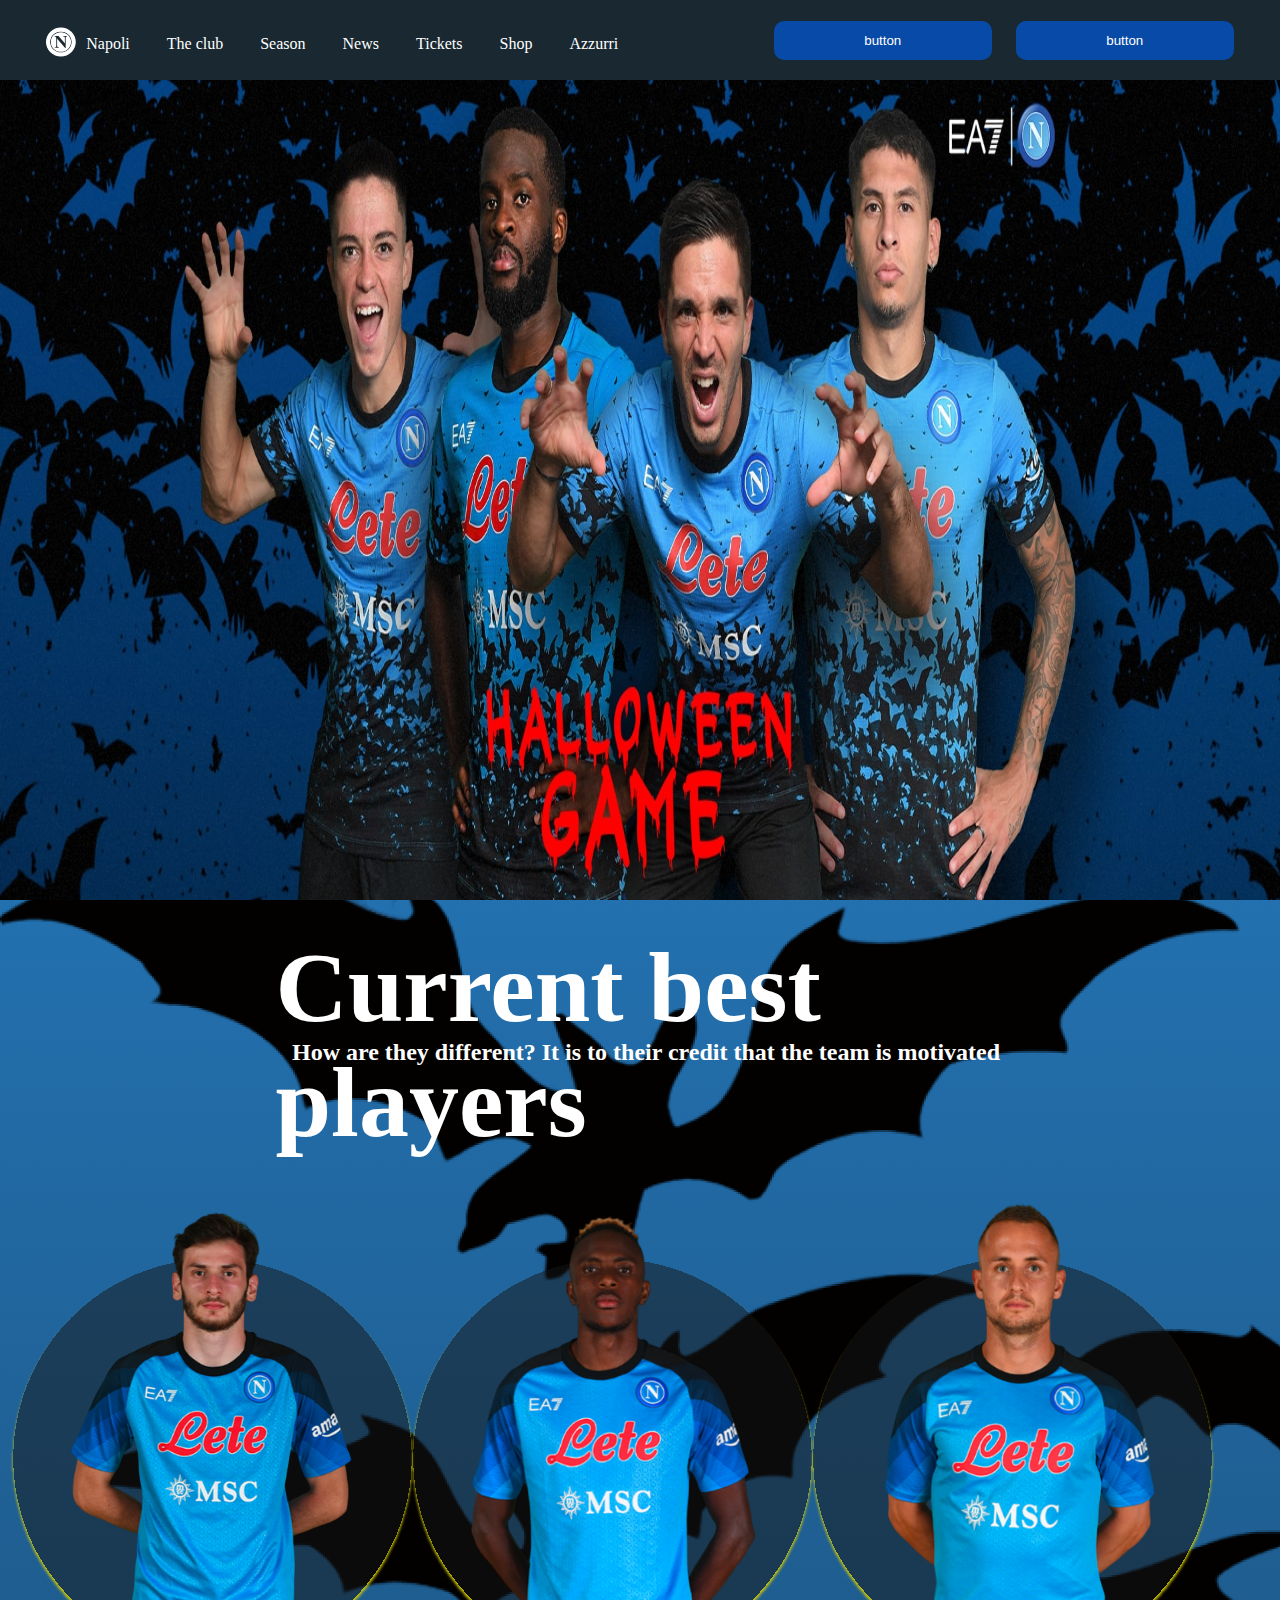
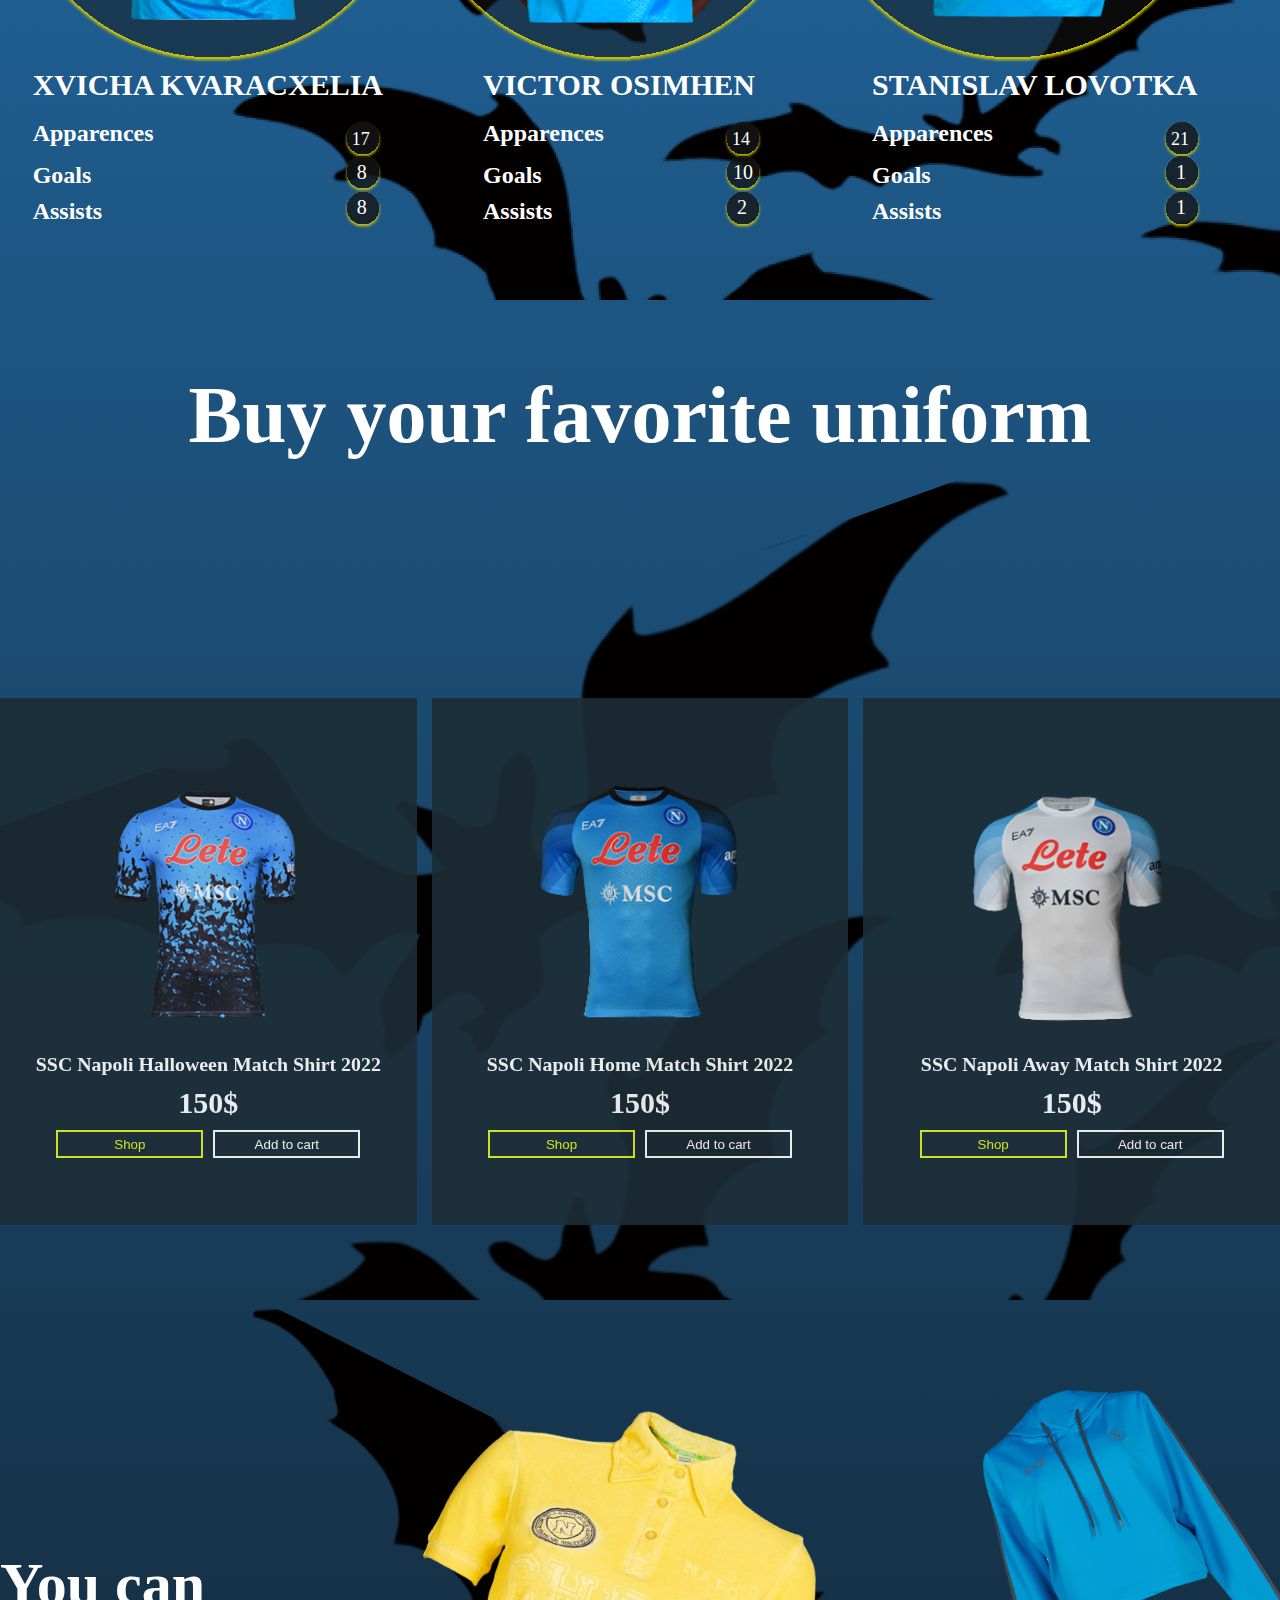
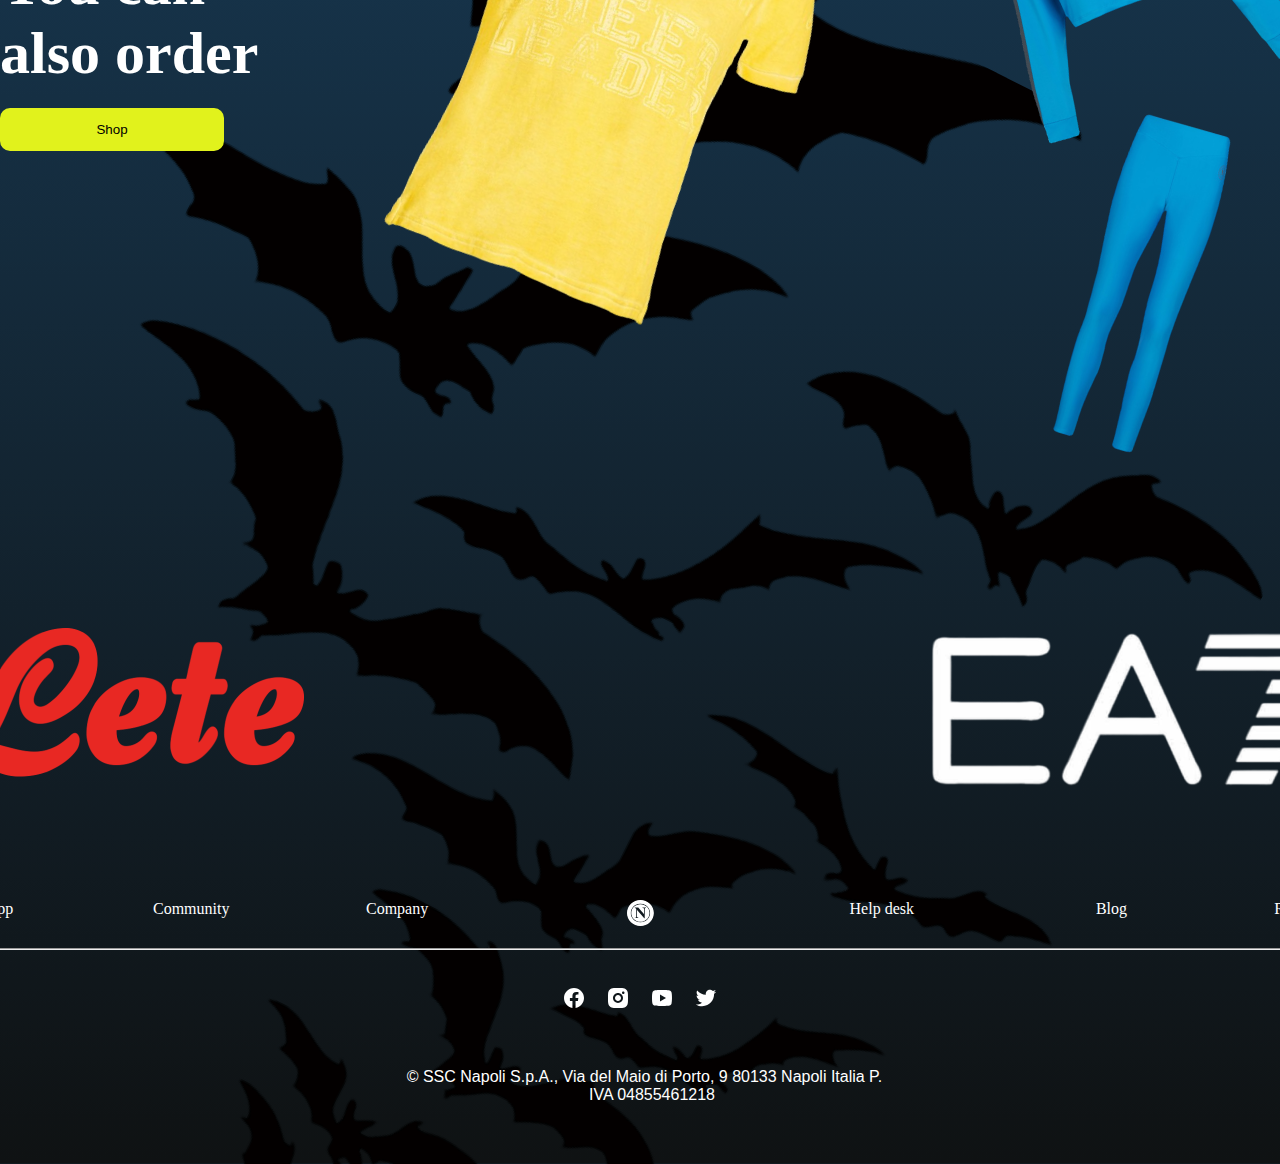
<file: index.html>
<!DOCTYPE html>
<html lang="en">
  <head>
    <meta charset="UTF-8" />
    <meta name="viewport" content="width=device-width, initial-scale=1.0" />
    <title>Document</title>
    <link rel="stylesheet" href="/style.css" />
  </head>
  <body>
    <section class="section-1">
      <div class="nav-bar">
        <nav>
          <img class="svg-nav" src="./svg/Group.svg" alt="svg-napoli" />
          <span class="nav-text-1">Napoli</span>
          <span class="nav-text">The club</span>
          <span class="nav-text">Season</span>
          <span class="nav-text">News</span>
          <span class="nav-text">Tickets</span>
          <span class="nav-text">Shop</span>
          <span class="nav-text">Azzurri</span>
        </nav>
        <div class="button">
          <a href="./index2.html"> <button class="buto1">button</button></a>
          <a href="./index3.html"><button class="buto2">button</button></a>
        </div>
      </div>
      <div>
        <img src="./img/napoli.jpg" alt="napoli" class="img-1" />
      </div>
    </section>
    <section class="section-2">
      <div class="text-section2">
        <div class="h1-sc2"><h1>Current best players</h1></div>
        <div class="span-sc2">
          <span
            >How are they different? It is to their credit that the team is
            motivated</span
          >
        </div>
      </div>
      <div class="box2">
        <div class="svg-box-sc2">
          <div class="svg1-sc2">
            <img
              class="svg-sc2 svg1-sc"
              src="./svg/Ellipse 41.svg"
              alt="players-radius"
            />
          </div>
          <div class="svg1-sc2">
            <img
              class="svg-sc2"
              src="./svg/Ellipse 41.svg"
              alt="players-radius"
            />
          </div>
          <div class="svg1-sc2">
            <img
              class="svg-sc2 svg3-sc"
              src="./svg/Ellipse 41.svg"
              alt="players-radius"
            />
          </div>
          <div class="football-players">
            <div class="kvara oll">
              <img class="players1" src="./img/kvara.png" alt="kvara-img" />
            </div>
            <div class="osimen oll">
              <img class="players1" src="./img/osimen.png" alt="osimen-img" />
            </div>
            <div class="lovotka oll">
              <img class="players1" src="./img/lovotka.png" alt="lovotka-img" />
            </div>
          </div>
        </div>
        <div class="players-name">
          <div class="xvicha-name">
            <h2>XVICHA KVARACXELIA</h2>
            <br />
            <div class="statistica-kvara">
              <div class="Apparences-xvicha">
                <div class="h3 h3-sc2"><h3>Apparences</h3></div>
                <div class="svg-number">
                  <img
                    class="pading"
                    src="./svg/Ellipse 40.svg"
                    alt="number-radius"
                  />
                  <div class="number1">17</div>
                </div>
              </div>
              <div class="Apparences-xvicha">
                <div class="h3 gol h3-sc2"><h3>Goals</h3></div>
                <div class="svg-number">
                  <img
                    class="pading"
                    src="./svg/Ellipse 46.svg"
                    alt="number-radius"
                  />
                  <div class="nummber2">8</div>
                </div>
              </div>
              <div class="Apparences-xvicha">
                <div class="h3 Assists h3-sc2"><h3>Assists</h3></div>
                <div class="svg-number">
                  <img
                    class="pading"
                    src="./svg/Ellipse 45.svg"
                    alt="number-radius"
                  />
                  <div class="number3">8</div>
                </div>
              </div>
            </div>
          </div>
          <div class="osimen-name">
            <div style="padding-right: 15px" class="xvicha-name">
              <h2>VICTOR OSIMHEN</h2>
              <br />
              <div class="statistica-kvara">
                <div class="Apparences-osimen">
                  <div class="h3 h3-sc3"><h3>Apparences</h3></div>
                  <div class="svg-number">
                    <img
                      class="pading"
                      src="./svg/Ellipse 45.svg"
                      alt="number-radius"
                    />
                    <div class="number1">14</div>
                  </div>
                </div>
                <div class="Apparences-osimen">
                  <div class="h3 gol h3-sc3"><h3>Goals</h3></div>
                  <div class="svg-number">
                    <img
                      class="pading"
                      src="./svg/Ellipse 46.svg"
                      alt="number-radius"
                    />
                    <div class="number2">10</div>
                  </div>
                </div>
                <div class="Apparences-osimen">
                  <div class="h3 Assists h3-sc3"><h3>Assists</h3></div>
                  <div class="svg-number">
                    <img
                      class="pading"
                      src="./svg/Ellipse 45.svg"
                      alt="number-radius"
                    />
                    <div class="number3">2</div>
                  </div>
                </div>
              </div>
            </div>
          </div>
          <div class="lovotka-name">
            <div class="xvicha-name">
              <h2>STANISLAV LOVOTKA</h2>
              <br />
              <div class="statistica-kvara">
                <div class="Apparences-lovotka">
                  <div class="h3"><h3>Apparences</h3></div>
                  <div class="svg-number">
                    <img
                      class="pading"
                      src="./svg/Ellipse 40.svg"
                      alt="number-radius"
                    />
                    <div class="number1">21</div>
                  </div>
                </div>
                <div class="Apparences-lovotka">
                  <div class="h3 gol"><h3>Goals</h3></div>
                  <div class="svg-number">
                    <img
                      class="pading"
                      src="./svg/Ellipse 46.svg"
                      alt="number-radius"
                    />
                    <div class="nummber2">1</div>
                  </div>
                </div>
                <div class="Apparences-lovotka">
                  <div class="h3 Assists"><h3>Assists</h3></div>
                  <div class="svg-number">
                    <img
                      class="pading"
                      src="./svg/Ellipse 45.svg"
                      alt="number-radius"
                    />
                    <div class="number3">1</div>
                  </div>
                </div>
              </div>
            </div>
          </div>
        </div>
      </div>
    </section>
    <section class="section-3">
      <h1 class="h1-sc3">Buy your favorite uniform</h1>
      <div class="box-main">
        <div class="main-container">
          <div class="napoli-halloween">
            <div class="merch">
              <img src="./img/napoli-halloveen.png" alt="napoli-halloween" />
            </div>
            <div class="text-sc3">
              <h3>SSC Napoli Halloween Match Shirt 2022</h3>
            </div>
            <div class="dolor">
              <span>150$</span>
            </div>
            <div class="buton-sc3">
              <div class="buto-1">
                <button class="Shop">Shop</button>
              </div>
              <div class="buto-2">
                <button class="add">Add to cart</button>
              </div>
            </div>
          </div>
        </div>
        <div class="main-container">
          <div class="napoli-halloween">
            <div class="merch">
              <img src="./img/napoli-home.png" alt="napoli-home" />
            </div>
            <div class="text-sc3">
              <h3>SSC Napoli Home Match Shirt 2022</h3>
            </div>
            <div class="dolor">
              <span>150$</span>
            </div>
            <div class="buton-sc3">
              <div class="buto-1">
                <button class="Shop">Shop</button>
              </div>
              <div class="buto-2">
                <button class="add">Add to cart</button>
              </div>
            </div>
          </div>
        </div>
        <div class="main-container">
          <div class="napoli-halloween">
            <div class="merch">
              <img src="./img/napoli-away.png" alt="napoli-away" />
            </div>
            <div class="text-sc3">
              <h3>SSC Napoli Away Match Shirt 2022</h3>
            </div>
            <div class="dolor">
              <span>150$</span>
            </div>
            <div class="buton-sc3">
              <div class="buto-1">
                <button class="Shop">Shop</button>
              </div>
              <div class="buto-2">
                <button class="add">Add to cart</button>
              </div>
            </div>
          </div>
        </div>
      </div>
    </section>
    <section class="section-4">
      <div class="box4">
        <div class="title">
          <div class="text-3">
            <h2>You can also order</h2>
          </div>
          <div>
            <button class="buton-sc4">Shop</button>
          </div>
        </div>
        <div class="img-polo-donna">
          <img src="./img/shirt-merch.png" alt="shirt-merch" />
        </div>
        <div class="cloth-merch">
          <div class="xudi-div">
            <img class="xudi" src="./img/xudi-napoli.png" alt="xudi" />
          </div>
          <div class="trousers-div">
            <img class="trousers" src="./img/trousers.png" alt="trousers" />
          </div>
        </div>
      </div>
      <div class="iqon-sc4">
        <div class="dete">
          <img src="./img/dete.png" alt="dete" />
        </div>
        <div class="efa7">
          <img src="./img/ea7.png" alt="ea7" />
        </div>
      </div>
      <div class="footer">
        <footer>
          <div class="footer-tex-1 footer-text">
            <span class="span-1">Mobile app</span>
            <span class="span-1">Community</span>
            <span class="span-1">Company</span>
          </div>
          <div>
            <img src="./svg/Group.svg" alt="group" />
          </div>
          <div class="footer-text-2 footer-text">
            <span class="span-2">Help desk</span>
            <span class="span-2">Blog</span>
            <span class="span-2">Resources</span>
          </div>
        </footer>
        <br />
        <div>
          <hr />
        </div>
        <br />
        <br />
        <div class="footer-svg">
          <div>
            <img src="./svg/facebook.svg" alt="facebook-svg" />
          </div>
          <div>
            <img src="./svg/insta.svg " alt="insta-svg" />
          </div>
          <div>
            <img src="./svg/youtube.svg" alt="youtube-svg" />
          </div>
          <div>
            <img src="./svg/tviter.svg" alt="tviter-svg" />
          </div>
        </div>
        <br />
        <div class="footer-text-3">
          <pre class="footer-pre">
  
              
  © SSC Napoli S.p.A., Via del Maio di Porto, 9 80133 Napoli Italia P.
                                           IVA 04855461218
                  </pre
          >
        </div>
      </div>
    </section>
  </body>
</html>
</file>
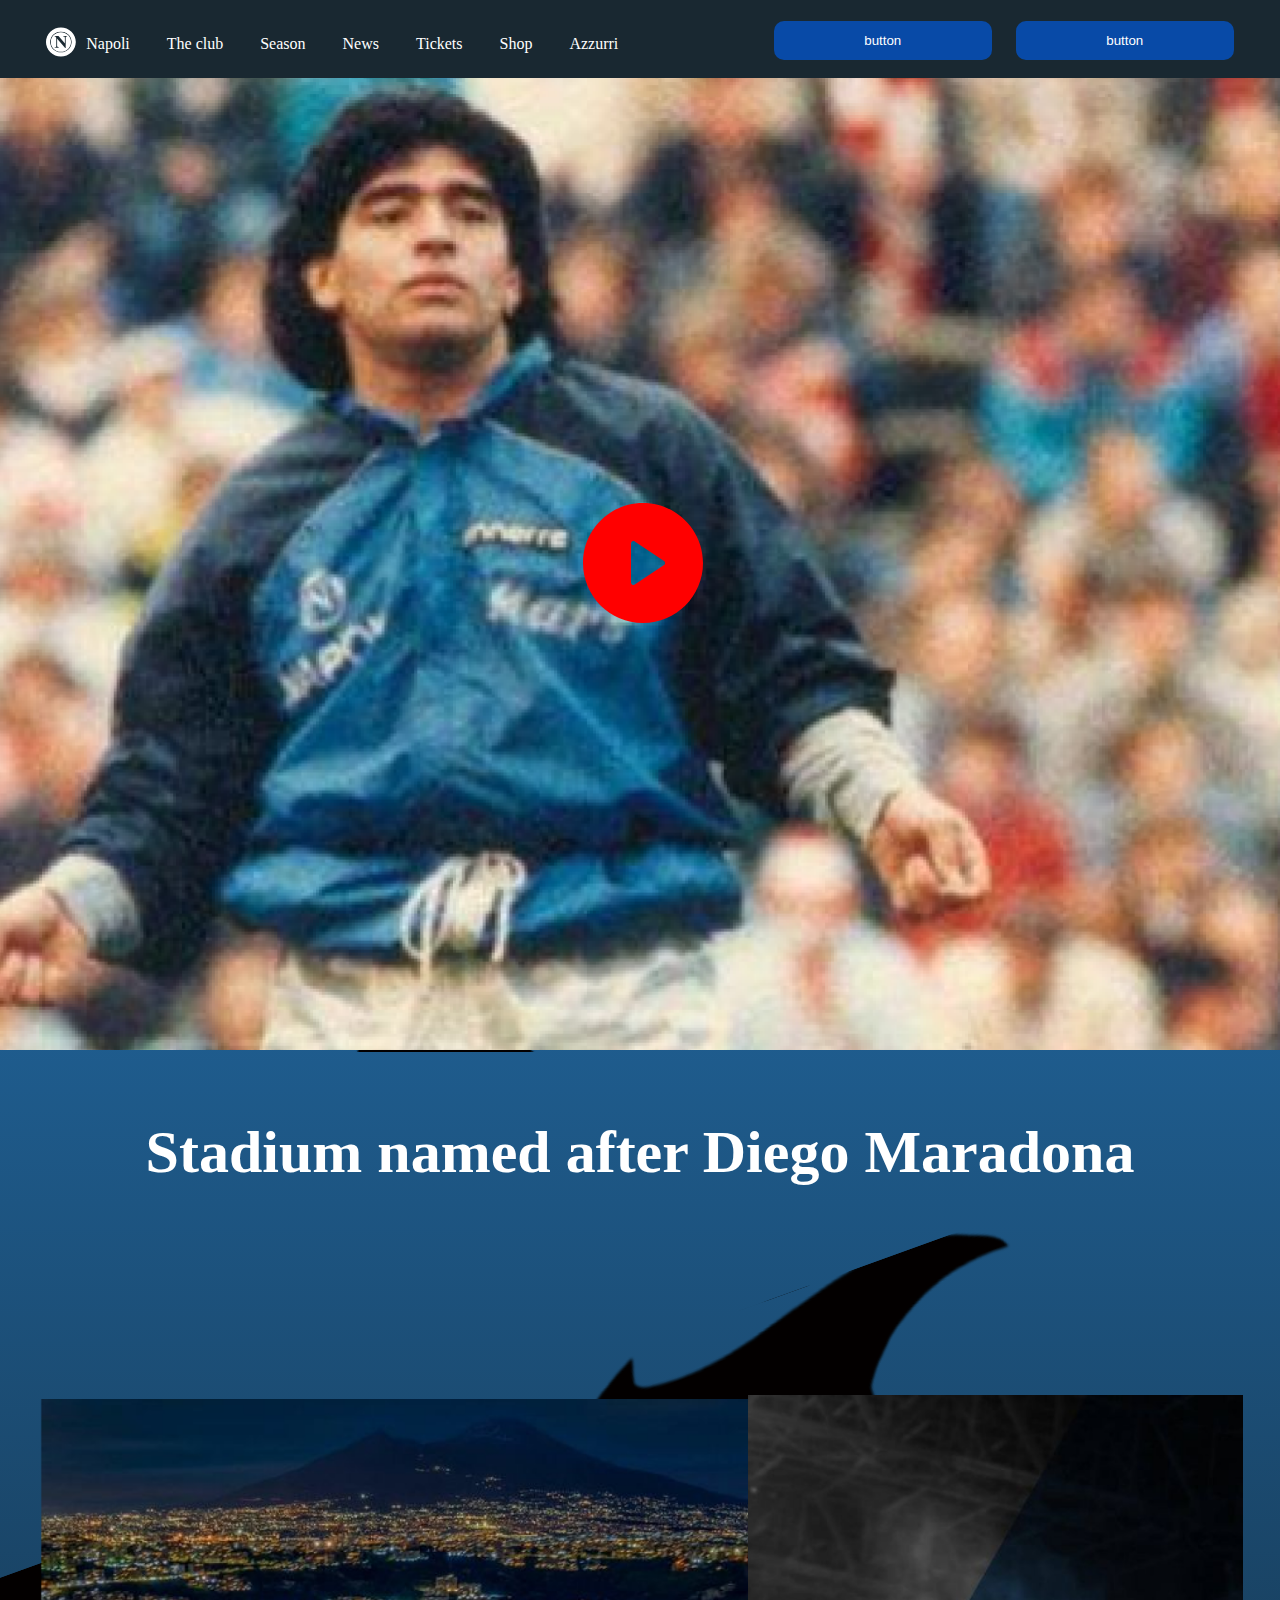
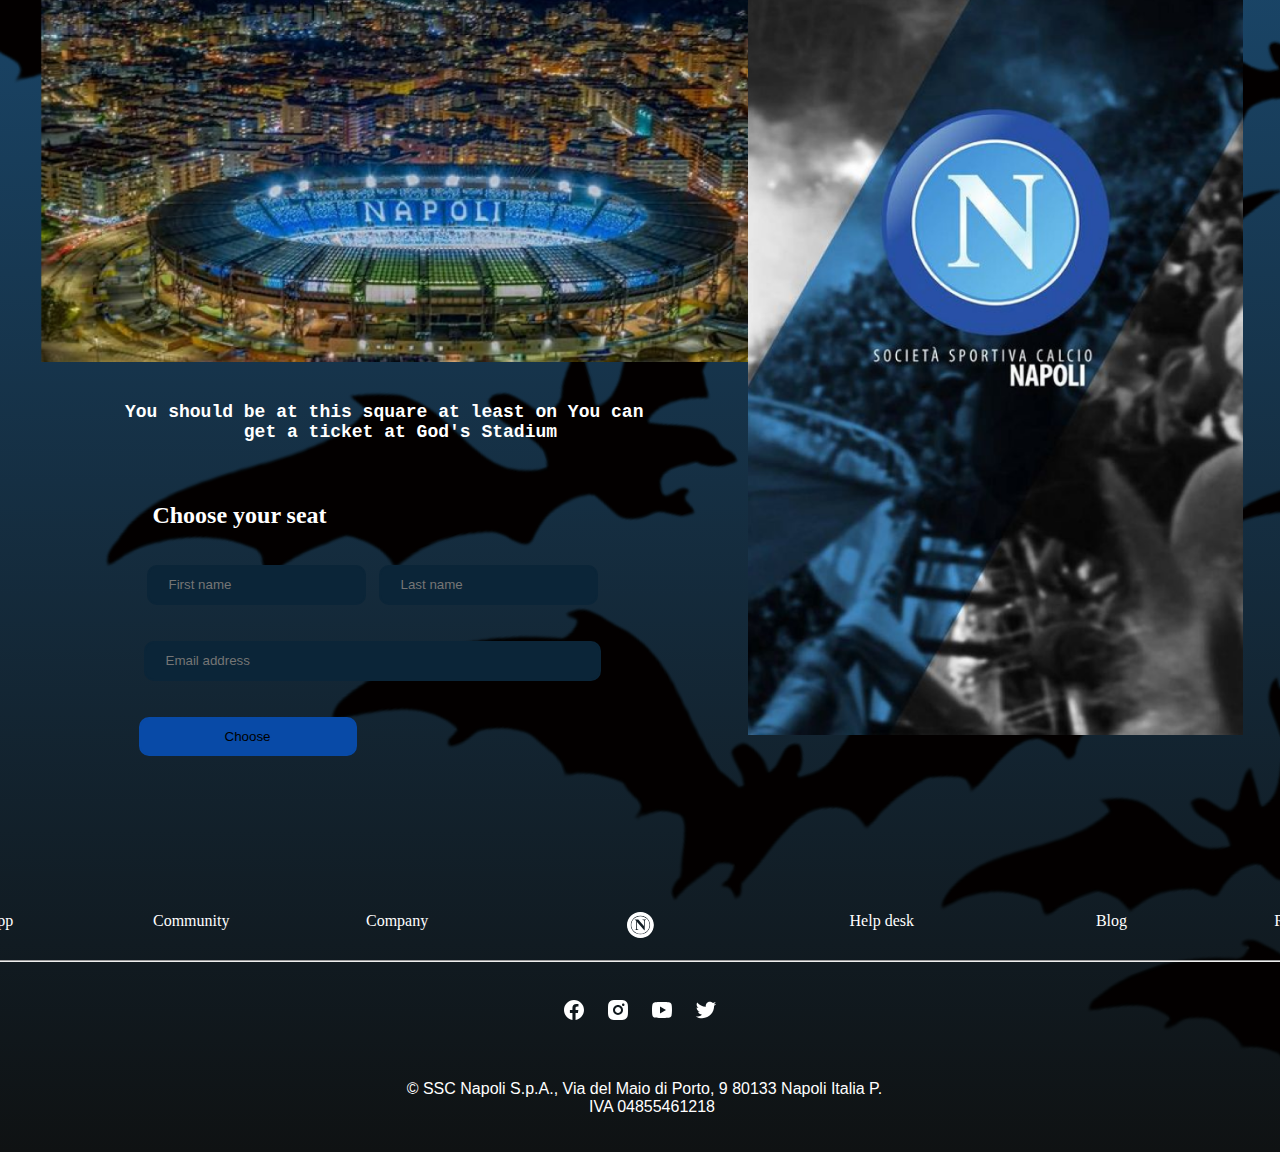
<file: index2.html>
<!DOCTYPE html>
<html lang="en">
  <head>
    <meta charset="UTF-8" />
    <meta name="viewport" content="width=device-width, initial-scale=1.0" />
    <title>Document</title>
    <link rel="stylesheet" href="/style.css" />
  </head>
  <body>
    <div class="nav-bar">
      <nav>
        <img class="svg-nav" src="./svg/Group.svg" alt="group-svg" />
        <span class="nav-text-1">Napoli</span>
        <span class="nav-text">The club</span>
        <span class="nav-text">Season</span>
        <span class="nav-text">News</span>
        <span class="nav-text">Tickets</span>
        <span class="nav-text">Shop</span>
        <span class="nav-text">Azzurri</span>
      </nav>
      <div class="button">
        <a href="./index.html"> <button class="buto1">button</button></a>
        <a href="./index3.html"> <button class="buto2">button</button></a>
      </div>
    </div>

    <section class="section-5">
      <div class="img-video">
        <div>
          <img
            src="./img/maradona.png"
            alt="maradona"
            width="1679px"
            height="972px"
          />
        </div>
        <div class="svg-video">
          <svg
            width="144"
            height="144"
            viewBox="0 0 144 144"
            fill="none"
            xmlns="http://www.w3.org/2000/svg"
          >
            <g id="Group">
              <path
                id="Vector"
                d="M72 132C38.862 132 12 105.138 12 72C12 38.862 38.862 12 72 12C105.138 12 132 38.862 132 72C132 105.138 105.138 132 72 132ZM63.732 50.49C63.3709 50.2491 62.9512 50.1106 62.5176 50.0893C62.0841 50.068 61.6528 50.1648 61.2699 50.3692C60.8869 50.5736 60.5666 50.878 60.3429 51.2501C60.1193 51.6222 60.0008 52.0479 60 52.482V91.518C60.0008 91.9521 60.1193 92.3778 60.3429 92.7499C60.5666 93.122 60.8869 93.4264 61.2699 93.6308C61.6528 93.8352 62.0841 93.932 62.5176 93.9107C62.9512 93.8894 63.3709 93.7509 63.732 93.51L93.006 73.998C93.3352 73.7789 93.6052 73.4819 93.7919 73.1333C93.9786 72.7847 94.0763 72.3954 94.0763 72C94.0763 71.6046 93.9786 71.2153 93.7919 70.8667C93.6052 70.5181 93.3352 70.2211 93.006 70.002L63.726 50.49H63.732Z"
                fill="#FF0000"
              />
            </g>
          </svg>
        </div>
      </div>
    </section>
    <section class="section-6">
      <div class="text-sc6"><h2>Stadium named after Diego Maradona</h2></div>
      <div class="box-6">
        <div class="img-container-sc6">
          <div class="arena">
            <img
              src="./img/napoli-arena.png"
              alt="napoli-arena"
              width="711px"
              height="563px"
            />
          </div>
          <div class="text-registr">
            <pre>
  
                   You should be at this square at least on You can 
                              get a ticket at God's Stadium
                </pre
            >
          </div>
          <div class="input-box">
            <div><span>Choose your seat</span></div>
            <div class="input-name-last">
              <div class="first-name">
                <input class="name" type="name" placeholder="First name" />
              </div>
              <div class="last-name">
                <input class="name" type="name" placeholder="Last name" />
              </div>
            </div>
            <div class="email">
              <input class="email" type="email" placeholder="Email address" />
            </div>
            <div class="buto-div-6">
              <button class="buto-6">Choose</button>
            </div>
          </div>
        </div>
        <div class="img-sc6">
          <img
            src="./img/societa.png"
            alt="societa"
            width="495px"
            height="940px"
          />
        </div>
      </div>
      <div class="footer">
        <footer>
          <div class="footer-tex-1 footer-text">
            <span class="span-1">Mobile app</span>
            <span class="span-1">Community</span>
            <span class="span-1">Company</span>
          </div>
          <div>
            <img src="./svg/Group.svg" alt="group-svg" />
          </div>
          <div class="footer-text-2 footer-text">
            <span class="span-2">Help desk</span>
            <span class="span-2">Blog</span>
            <span class="span-2">Resources</span>
          </div>
        </footer>
        <br />
        <div>
          <hr />
        </div>
        <br />
        <br />
        <div class="footer-svg">
          <div>
            <img src="./svg/facebook.svg" alt="facebook" />
          </div>
          <div>
            <img src="./svg/insta.svg" alt="insta-svg" />
          </div>
          <div>
            <img src="./svg/youtube.svg" alt="youtube-svg" />
          </div>
          <div>
            <img src="./svg/tviter.svg" alt="tviter-svg" />
          </div>
        </div>
        <br />
        <div class="footer-text-3">
          <pre class="footer-pre">
  
              
  © SSC Napoli S.p.A., Via del Maio di Porto, 9 80133 Napoli Italia P.
                                           IVA 04855461218
                  </pre
          >
        </div>
      </div>
    </section>
  </body>
</html>
</file>
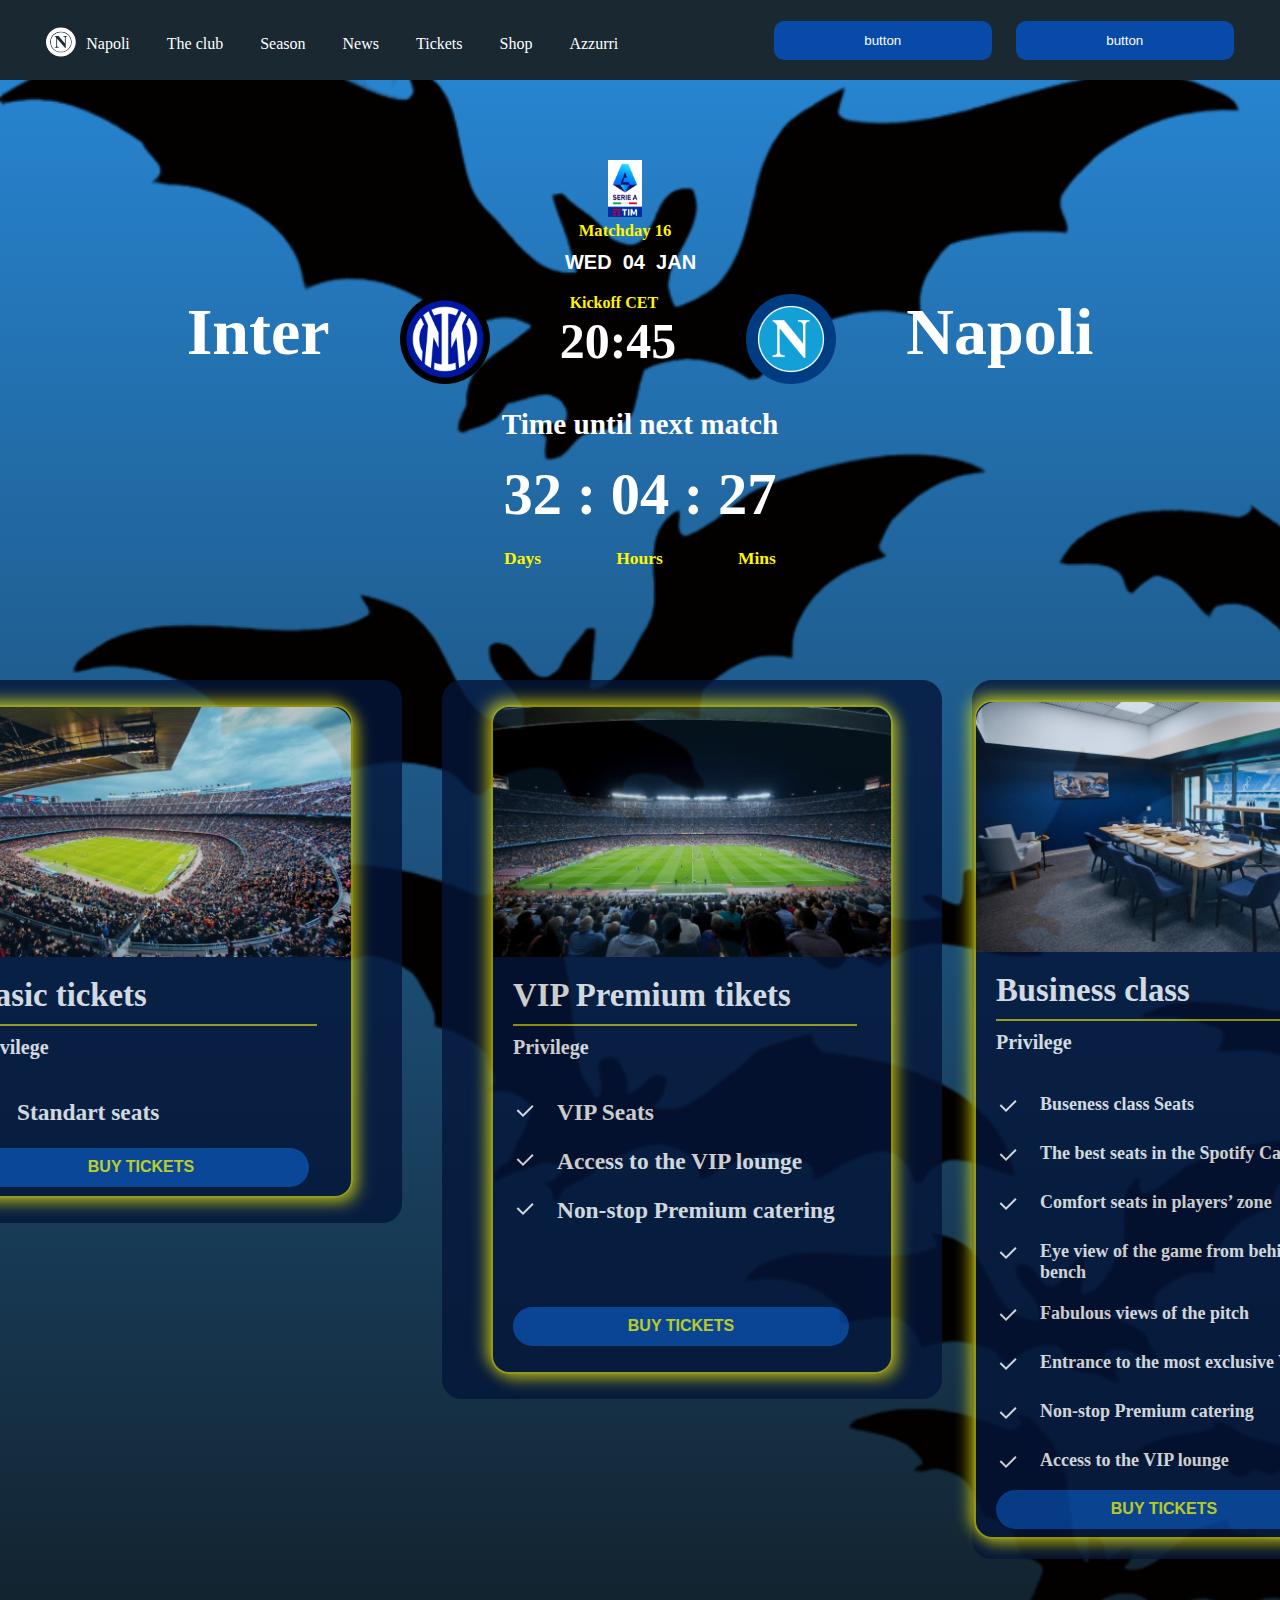
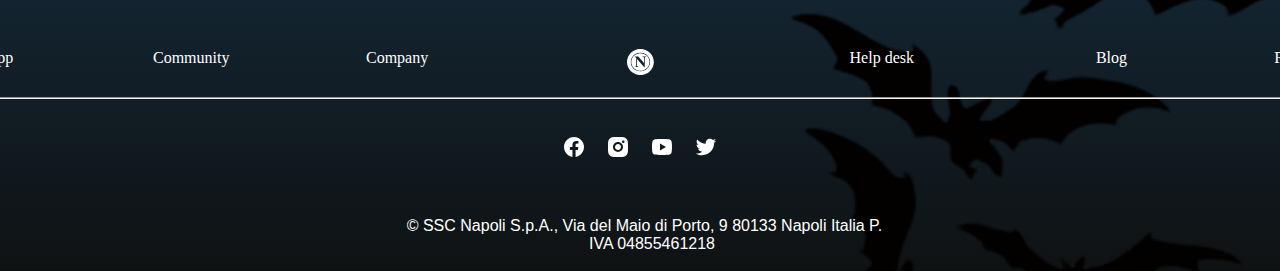
<file: index3.html>
<!DOCTYPE html>
<html lang="en">
  <head>
    <meta charset="UTF-8" />
    <meta name="viewport" content="width=device-width, initial-scale=1.0" />
    <title>Document</title>
    <link rel="stylesheet" href="/style.css" />
  </head>
  <body>
    <div class="nav-bar">
      <nav>
        <img class="svg-nav" src="./svg/Group.svg" alt="group-svg" />
        <span class="nav-text-1">Napoli</span>
        <span class="nav-text">The club</span>
        <span class="nav-text">Season</span>
        <span class="nav-text">News</span>
        <span class="nav-text">Tickets</span>
        <span class="nav-text">Shop</span>
        <span class="nav-text">Azzurri</span>
      </nav>
      <div class="button">
        <a href="./index.html"> <button class="buto1">button</button></a>
        <a href="./index2.html"><button class="buto2">button</button></a>
      </div>
    </div>
    <section class="section7">
      <div class="logo-box7">
        <div class="box-colum-7">
          <div class="seria-A">
            <img src="./svg/Serie_A_logo_2022 1.svg" alt="logo" />
          </div>
          <div class="Matchday">
            <h5 style="color: #fff500">Matchday 16</h5>
          </div>
          <div class="wed-jan">
            <pre
              style="
                font-size: 20px;
                font-weight: 600;
                font-family: 'Gill Sans', 'Gill Sans MT', Calibri,
                  'Trebuchet MS', sans-serif;
                margin-top: 10px;
              "
            >
  WED  04  JAN</pre
            >
          </div>
        </div>
        <div class="row-napoli-inter">
          <div class="inter">
            <h2>Inter</h2>
          </div>
          <div class="svg-inter">
            <img
              src="./svg/FC_Internazionale_Milano_2021 1.svg"
              alt="fc-inter"
            />
          </div>
          <div class="time-20-45">
            <div class="cet">
              <h4 style="color: #fff500">Kickoff CET</h4>
            </div>
            <div>
              <h2 style="font-size: 50px; font-weight: 600">20:45</h2>
            </div>
          </div>
          <div class="svg-napoli">
            <img src="./svg/SSC_Neapel 1.svg" alt="svg-napoli" />
          </div>
          <div class="napoli">
            <h2>Napoli</h2>
          </div>
        </div>
        <div class="text-sc7">
          <h3>Time until next match</h3>
        </div>
        <div class="date">
          <h2>32 : 04 : 27</h2>
        </div>
        <div class="Hours">
          <div><h3>Days</h3></div>
          <div><h3>Hours</h3></div>
          <div><h3>Mins</h3></div>
        </div>
      </div>
      <div class="box-7">
        <div class="card-start">
          <div class="card card-1">
            <div class="shadow-box shadow-box-1">
              <div class="img-card">
                <img
                  src="./img/CampNou 1.png"
                  alt="CampNou-img"
                  width="400px"
                  height="250px"
                />
              </div>
              <div class="box-info">
                <div class="title-card">
                  <h3>Basic tickets</h3>
                </div>
                <div class="qvesten-text">
                  <h4>Privilege</h4>
                </div>
                <div class="list">
                  <div class="svg-list">
                    <img src="./svg/check-line.svg" alt="check-line=svg" />
                  </div>
                  <div class="text-list">
                    <h3>Standart seats</h3>
                  </div>
                </div>
                <div style="padding-top: 20px">
                  <button class="buto-list">BUY TICKETS</button>
                </div>
              </div>
            </div>
          </div>
          <div class="card card-2">
            <div class="shadow-box shadow-box-2">
              <div class="img-card">
                <img
                  src="./img/maradona-arena.png"
                  alt="maradona-arena"
                  width="400px"
                  height="250px"
                />
              </div>
              <div class="box-info">
                <div class="title-card">
                  <h3>VIP Premium tikets</h3>
                </div>
                <div class="qvesten-text">
                  <h4>Privilege</h4>
                </div>
                <div class="list">
                  <div class="svg-list">
                    <img src="./svg/check-line.svg" alt="check-line-svg" />
                  </div>
                  <div class="text-list">
                    <h3>VIP Seats</h3>
                  </div>
                </div>
                <div class="list">
                  <div>
                    <img src="./svg/check-line.svg" alt="check-line-svg" />
                  </div>
                  <div>
                    <h3>Access to the VIP lounge</h3>
                  </div>
                </div>
                <div class="list">
                  <div>
                    <img src="./svg/check-line.svg" alt="check-line-svg" />
                  </div>
                  <div>
                    <h3>Non-stop Premium catering</h3>
                  </div>
                </div>
                <div class="buto-list-2">
                  <button class="buto-list">BUY TICKETS</button>
                </div>
              </div>
            </div>
          </div>
        </div>
        <div class="card card-3">
          <div class="shadow-box shadow-box-3">
            <div class="img-card">
              <img
                src="./img/dining-room.png"
                alt="dining-room"
                width="400px"
                height="250px"
              />
            </div>
            <div class="box-info">
              <div class="title-card">
                <h3>Business class</h3>
              </div>
              <div class="qvesten-text">
                <h4>Privilege</h4>
              </div>
              <div class="list">
                <div class="svg-list">
                  <img src="./svg/check-line.svg" alt="check-line-svg" />
                </div>
                <div>
                  <h3 class="text-list-3">Buseness class Seats</h3>
                </div>
              </div>
              <div class="list">
                <div>
                  <img src="./svg/check-line.svg" alt="check-line-svg" />
                </div>
                <div>
                  <h3 class="text-list-3">
                    The best seats in the Spotify Camp Nou
                  </h3>
                </div>
              </div>
              <div class="list">
                <div>
                  <img src="./svg/check-line.svg" alt="check-line-svg" />
                </div>
                <div>
                  <h3 class="text-list-3">Comfort seats in players’ zone</h3>
                </div>
              </div>
              <div class="list">
                <div>
                  <img src="./svg/check-line.svg" alt="check-line-svg" />
                </div>
                <div>
                  <h3 class="text-list-3">
                    Eye view of the game from behind the bench
                  </h3>
                </div>
              </div>
              <div class="list">
                <div>
                  <img src="./svg/check-line.svg" alt="check-line-svg" />
                </div>
                <div>
                  <h3 class="text-list-3">Fabulous views of the pitch</h3>
                </div>
              </div>
              <div class="list">
                <div>
                  <img src="./svg/check-line.svg" alt="check-line-svg" />
                </div>
                <div>
                  <h3 class="text-list-3">
                    Entrance to the most exclusive VIP lounge
                  </h3>
                </div>
              </div>
              <div class="list">
                <div>
                  <img src="./svg/check-line.svg" alt="check-line-svg" />
                </div>
                <div>
                  <h3 class="text-list-3">Non-stop Premium catering</h3>
                </div>
              </div>
              <div class="list">
                <div>
                  <img src="./svg/check-line.svg" alt="check-line-svg" />
                </div>
                <div>
                  <h3 class="text-list-3">Access to the VIP lounge</h3>
                </div>
              </div>
              <div class="buto-list-3">
                <button class="buto-list">BUY TICKETS</button>
              </div>
            </div>
          </div>
        </div>
      </div>
      <div class="footer">
        <footer>
          <div class="footer-tex-1 footer-text">
            <span class="span-1">Mobile app</span>
            <span class="span-1">Community</span>
            <span class="span-1">Company</span>
          </div>
          <div>
            <img src="./svg/Group.svg" alt="group-svg" />
          </div>
          <div class="footer-text-2 footer-text">
            <span class="span-2">Help desk</span>
            <span class="span-2">Blog</span>
            <span class="span-2">Resources</span>
          </div>
        </footer>
        <br />
        <div>
          <hr />
        </div>
        <br />
        <br />
        <div class="footer-svg">
          <div>
            <img src="./svg/facebook.svg" alt="facebook" />
          </div>
          <div>
            <img src="./svg/insta.svg" alt="insta-svg" />
          </div>
          <div>
            <img src="./svg/youtube.svg" alt="youtube-svg" />
          </div>
          <div>
            <img src="./svg/tviter.svg" alt="tviter-svg" />
          </div>
        </div>
        <br />
        <div class="footer-text-3">
          <pre class="footer-pre">
  
              
  © SSC Napoli S.p.A., Via del Maio di Porto, 9 80133 Napoli Italia P.
                                           IVA 04855461218
                  </pre
          >
        </div>
      </div>
    </section>
  </body>
</html>
</file>
<file: style.css>
* {
  padding: 0;
  margin: 0;
  box-sizing: border-box;
}

body {
  min-height: 100vh;
  background: linear-gradient(#2889d8, #0f1213);
}

.section-1 {
  width: 100%;
  height: 100vh;
}

.nav-bar {
  display: flex;
  align-items: center;
  justify-content: space-around;
  flex-direction: row;
  width: 100%;
  height: 80px;
  background-color: #192831;
}

.svg-nav {
  width: 30px;
  height: 30px;
}

.nav-text {
  color: #ffff;
  padding-left: 37px;
  padding-top: 8px;
}

.nav-text-1 {
  color: #ffff;
  padding-top: 8px;
  padding-left: 10px;
}

nav {
  display: flex;
  flex-direction: row;
  width: 615px;
  height: 26px;
}

.buto1,
.buto2 {
  width: 218px;
  height: 39px;
  background-color: #084aa7;
  color: #ffff;
  border: none;
  border-radius: 10px;
  margin-left: 20px;
}

.img-1 {
  width: 100%;
  height: calc(100vh - 5rem);
}

.section-2 {
  background-image: url(./img/png-transparent-bats-illustration-bat-halloween-bat-leaf-hand-heart\ 3.png);
  height: 1000px;
  width: 100%;
}

.box2 {
  display: flex;
  justify-content: center;
  align-items: center;
  flex-direction: column;
  width: 100%;
  height: 100%;
}

.h1-sc2 {
  padding-right: 20px;
  padding-top: 30px;
  width: 729px;
  height: 94px;
  font-weight: 700;
  font-size: 50px;
  color: #ffff;
}

.span-sc2 {
  padding-left: 65px;
  padding-top: 45px;
  width: 826px;
  height: 48px;
  font-size: 24px;
  font-weight: 700;
  color: #ffff;
}

.text-section2 {
  display: flex;
  justify-content: center;
  flex-direction: column;
  align-items: center;
}

.svg-box-sc2 {
  display: flex;
  justify-content: center;
  align-items: center;
  flex-direction: row;
  padding-right: 60px;
  position: relative;
}

.svg-sc2 {
  width: 405px;
}

.svg1-sc2 {
  width: 400px;
}

.kvara {
  position: absolute;
  bottom: 350px;
  right: 350px;
}

.osimen {
  position: absolute;
  left: 718px;
  bottom: 345px;
}

.lovotka {
  position: absolute;
  left: 1120px;
  bottom: 350px;
}

.oll {
  position: absolute;
  transform: translate(-50%);
  width: 586px;
  height: 118px;
}

.players1 {
  width: 350px;
  height: 420px;
}

.players-name {
  width: 100%;
  padding-right: 50px;
  display: flex;
  justify-content: center;
  gap: 100px;
  flex-direction: row;
  color: #ffff;
}

.statistica-kvara h3 {
  font-weight: 700;
  font-size: 24px;
  width: 100px;
  height: 28px;
  padding-bottom: 10px;
}

.xvicha-name h2 {
  font-size: 30px;
  font-weight: 700;
}

.statistica-kvara {
  display: flex;
  flex-direction: column;
}

.Apparences-xvicha {
  display: flex;
  flex-direction: row;
  gap: 210px;
}

.Apparences-lovotka {
  display: flex;
  flex-direction: row;
  gap: 190px;
}

.Apparences-osimen {
  display: flex;
  flex-direction: row;
  gap: 140px;
}

.svg-number {
  position: relative;
  width: 34px;
  height: 34px;
}

.pading {
  width: 40px;
  height: 40px;
}

.gol,
.Assists {
  margin-top: 8px;
}

.number1 {
  position: absolute;
  top: 9px;
  left: 9px;
  font-size: 18px;
}

.number2 {
  position: absolute;
  bottom: 4px;
  left: 10px;
  font-size: 20px;
}

.nummber2 {
  position: absolute;
  bottom: 4px;
  left: 14px;
  font-size: 20px;
}

.number3 {
  position: absolute;
  bottom: 5px;
  left: 14px;
  font-size: 20px;
}

.section-3 {
  height: 1000px;
  width: 100%;
  background-image: url(./svg/png-transparent-bats-illustration-bat-halloween-bat-leaf-hand-heart\ 1.svg);
}

.h1-sc3 {
  display: flex;
  justify-content: center;
  align-items: center;
  font-weight: 700;
  color: #ffff;
  width: 100%;
  padding-top: 70px;
  font-size: 80px;
}

.main-container {
  display: flex;
  justify-content: center;
  align-items: center;
  border: 2px solid #1d2e37;
  background-color: #1d2e37;
  width: 456px;
  height: 527px;
  opacity: 0.9;
}

.box-main {
  display: flex;
  justify-content: center;
  align-items: center;
  width: 100%;
  height: 100%;
  gap: 15px;
}

.napoli-halloween {
  display: flex;
  justify-content: center;
  align-items: center;
  flex-direction: column;
}

.text-sc3 {
  color: #ffff;
  font-weight: 700;
  font-size: 17px;
  padding-top: 13px;
}

.dolor {
  padding-top: 10px;
  font-weight: 700;
  color: #ffff;
  font-size: 30px;
}

.buton-sc3 {
  padding-top: 10px;
  display: flex;
  flex-direction: row;
  gap: 10px;
}

.buto-1 {
  display: flex;
  justify-content: center;
  align-items: center;
}

.Shop {
  border: none;
  border: #e1f21c 2px solid;
  width: 147px;
  height: 28px;
  background-color: #1d2e37;
  color: #e1f21c;
}

.add {
  border: none;
  border: 2px #ffff solid;
  width: 147px;
  height: 28px;
  color: #ffff;
  background-color: #1d2e37;
}

.section-4 {
  height: 1464px;
  width: 100%;
  background-image: url(./img/png-transparent-bats-illustration-bat-halloween-bat-leaf-hand-heart\ 2.png);
}

.box4 {
  display: flex;
  justify-content: center;
  align-items: center;
  width: 100%;
  height: 700px;
  flex-direction: row;
}

.text-3 {
  color: #ffff;
  font-weight: 700;
  font-size: 40px;
  padding-bottom: 20px;
}

.buton-sc4 {
  border: none;
  width: 224px;
  height: 43px;
  border: 2px solid #e1f21c;
  background-color: #e1f21c;
  border-radius: 10px;
}

.xudi-div,
.trousers-div {
  width: 70px;
  height: 380px;
  padding-top: 50px;
}

.cloth-merch {
  padding-right: 250px;
}

.trousers-div {
  padding-left: 140px;
}

.iqon-sc4 {
  display: flex;
  flex-direction: row;
  align-items: flex-end;
  justify-content: center;
  margin-bottom: 100px;
  gap: 600px;
  width: 100%;
  height: 400px;
}

.section-5 {
  display: flex;
  justify-content: center;
  align-items: center;
  width: 100%;
  height: 972px;
  background-image: url(./img/png-transparent-bats-illustration-bat-halloween-bat-leaf-hand-heart\ 2.png);
}

.svg-video {
  position: absolute;
  bottom: 415px;
  left: 770px;
}

.img-video {
  position: relative;
}

.section-6 {
  background-image: url(./svg/png-transparent-bats-illustration-bat-halloween-bat-leaf-hand-heart\ 1.svg);
  width: 100%;
  height: 1700px;
}

.box-6 {
  display: flex;
  justify-content: center;
  align-items: center;
  width: 100%;
  height: 80%;
  flex-direction: row;
  padding-bottom: 200px;
}

.text-sc6 {
  padding-top: 100px;
  width: 100%;
  height: 94px;
  display: flex;
  justify-content: center;
  align-items: center;
  color: #ffff;
  font-size: 40px;
  font-weight: 700;
}

.text-registr {
  padding-top: 20px;
  font-size: 18px;
  font-family: "Lucida Sans", "Lucida Sans Regular", "Lucida Grande",
    "Lucida Sans Unicode", Geneva, Verdana, sans-serif;
  color: #ffff;
  font-weight: 700;
  width: 500px;
  display: flex;
  justify-content: center;
  align-items: center;
}

.img-container-sc6 {
  display: flex;
  justify-content: center;
  flex-direction: column;
  height: 1100px;
}

.img-sc6 {
  padding-top: 270px;
}

.input-box {
  display: flex;
  justify-content: center;
  align-items: center;
  flex-direction: column;
  width: 600px;
  padding-left: 70px;
  padding-top: 40px;
  gap: 36px;
  color: #ffff;
}

.input-name-last {
  display: flex;
  flex-direction: row;
  gap: 13px;
}

.name {
  width: 219px;
}

input {
  border: none;
  border: 2px solid #0b2538;
  background-color: #0b2538;
  height: 40px;
  border-radius: 10px;
  padding-left: 20px;
}

.email {
  width: 457px;
}

.input-box span {
  padding-right: 265px;
  font-size: 24px;
  font-weight: 700;
}

.buto-6 {
  border: none;
  border: 2px #084aa7 solid;
  width: 218px;
  height: 39px;
  background-color: #084aa7;
  border-radius: 10px;
}

.buto-div-6 {
  padding-right: 249px;
}

.arena {
  display: flex;
  justify-content: center;
  align-items: center;
  margin-top: 290px;
}

.section7 {
  width: 100%;
  min-height: 100vh;
  background-image: url(./svg/png-transparent-bats-illustration-bat-halloween-bat-leaf-hand-heart\ 3.svg);
}

.box-7 {
  display: flex;
  justify-content: center;
  align-items: center;
  flex-direction: row;
  width: 100%;
  height: 100vh;
  margin-bottom: 80px;
  margin-top: 80px;
  gap: 30px;
}

.Matchday {
  font-size: 20px;
}

.wed-jan {
  font-size: 30px;
}

.cet {
  margin-left: 10px;
}

.logo-box7 {
  display: flex;
  justify-content: center;
  align-items: center;
  flex-direction: column;
  width: 100%;
  gap: 20px;
  color: #ffff;
  padding-top: 80px;
}

.box-colum-7 {
  width: 100%;
  display: flex;
  justify-content: center;
  align-items: center;
  flex-direction: column;
  margin-right: 30px;
}

.time-20-45 {
  display: flex;
  flex-direction: column;
}

.row-napoli-inter {
  display: flex;
  flex-direction: row;
  gap: 70px;
}

.inter,
.napoli {
  font-size: 44px;
  font-weight: 600;
}

.date {
  font-size: 39px;
  font-weight: 600;
}

.text-sc7 {
  font-size: 25px;
  font-weight: 600;
}

.Hours {
  display: flex;
  flex-direction: row;
  color: #fff500;
  font-size: 15px;
  font-weight: 600;
  gap: 75px;
  padding-bottom: 20px;
}

.card {
  width: 500px;
  border-radius: 20px;
  border: 2px solid #04163a;
  background-color: #04163a;
  opacity: 0.8;
  display: flex;
  justify-content: center;
  align-items: center;
}

.card-1 {
  height: 543px;
}

.shadow-box-1 {
  height: 493px;
}

.shadow-box {
  width: 402px;
  border: 2px #fff500b2 solid;
  border-radius: 18px;
  box-shadow: 5px 5px 15px #fff500b2, -5px -5px 15px #fff500b2;
  display: flex;
  flex-direction: column;
}

.box-info {
  padding-left: 20px;
  padding-top: 20px;
}

.title-card {
  font-size: 28px;
  font-weight: 700;
  color: #ffff;
  border-bottom: #fff500b2 2px solid;
  padding-bottom: 10px;
  width: 344px;
}

.img-card {
  display: flex;
  justify-content: center;
  align-items: center;
}

.qvesten-text {
  color: #ffff;
  padding-top: 10px;
  font-weight: 700;
  font-size: 20px;
  padding-bottom: 20px;
}

.list {
  display: flex;
  flex-direction: row;
  color: #ffff;
  font-weight: 700;
  font-size: 20px;
  padding-top: 20px;
  gap: 20px;
}

.buto-list {
  width: 336px;
  height: 39px;
  background-color: #084aa7;
  color: #e1f21c;
  font-weight: 600;
  font-size: 16px;
  border: none;
  border-radius: 30px;
}

.card-2 {
  height: 719px;
}

.shadow-box-2 {
  height: 669px;
}

.buto-list-2 {
  display: flex;
  align-items: flex-end;
  height: 120px;
}

.card-3 {
  height: 879px;
}

.card-start {
  display: flex;
  align-items: flex-start;
  gap: 40px;
  height: 879px;
}

.shadow-box-3 {
  height: 839px;
}

.buto-list-3 {
  display: flex;
  align-items: flex-end;
  height: 50px;
}

.text-list-3 {
  font-size: 18px;
}

.footer {
  display: flex;
  align-items: center;
  justify-content: center;
  flex-direction: column;
}

footer {
  display: flex;
  justify-content: space-between;
  flex-direction: row;
  width: 1400px;
  gap: 40px;
}

.footer-text {
  color: #ffff;
  display: flex;
  gap: 40px;
}

.span-1 {
  width: 173px;
  height: 24px;
}

.span-2 {
  width: 173px;
  height: 24px;
  display: flex;
  justify-content: flex-end;
}
.footer-svg {
  display: flex;
  flex-direction: row;
  gap: 20px;
}

.footer-text-2 {
  align-items: flex-start;
  display: flex;
}

hr {
  width: 1400px;
}

.footer-pre {
  color: #ffff;
  font-family: "Gill Sans", "Gill Sans MT", Calibri, "Trebuchet MS", sans-serif;
}

button:hover {
  cursor: pointer;
  transition: 0.5s ease;
  transform: scale(1.1);
}
</file>
